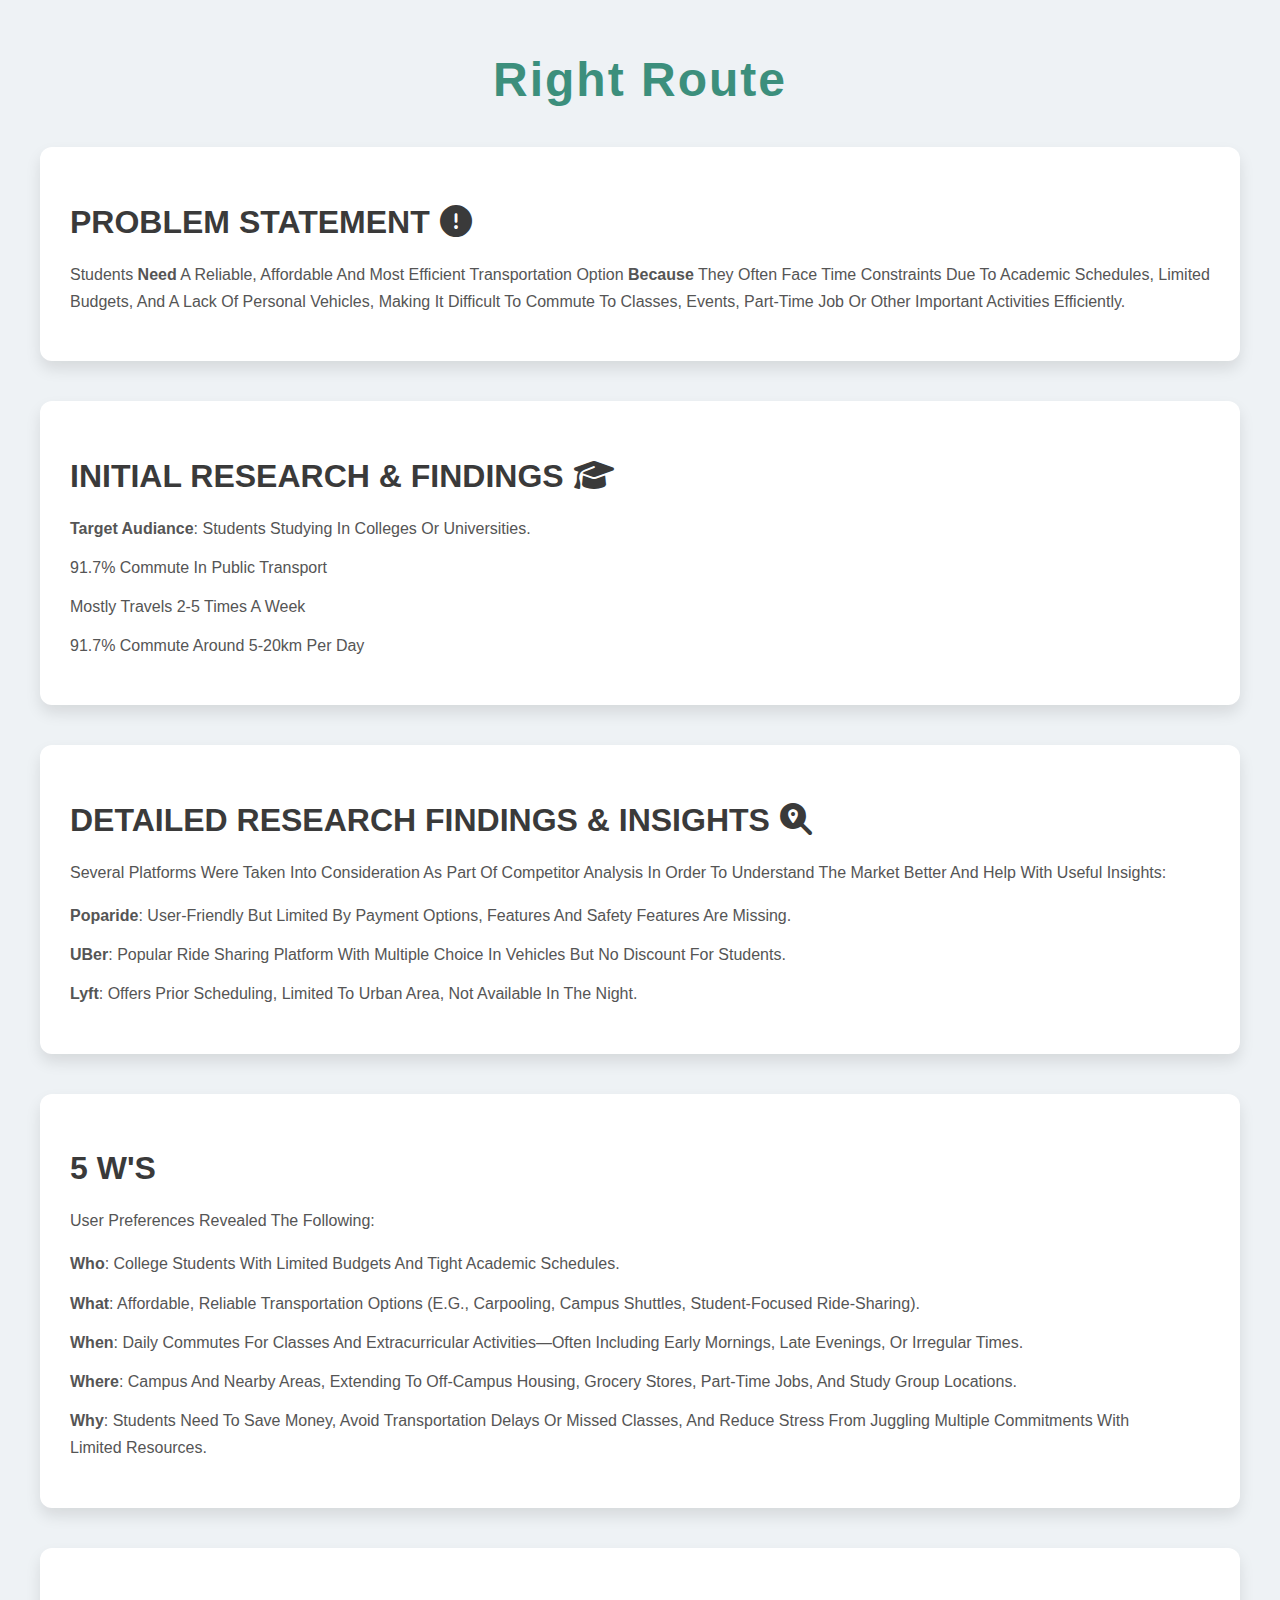
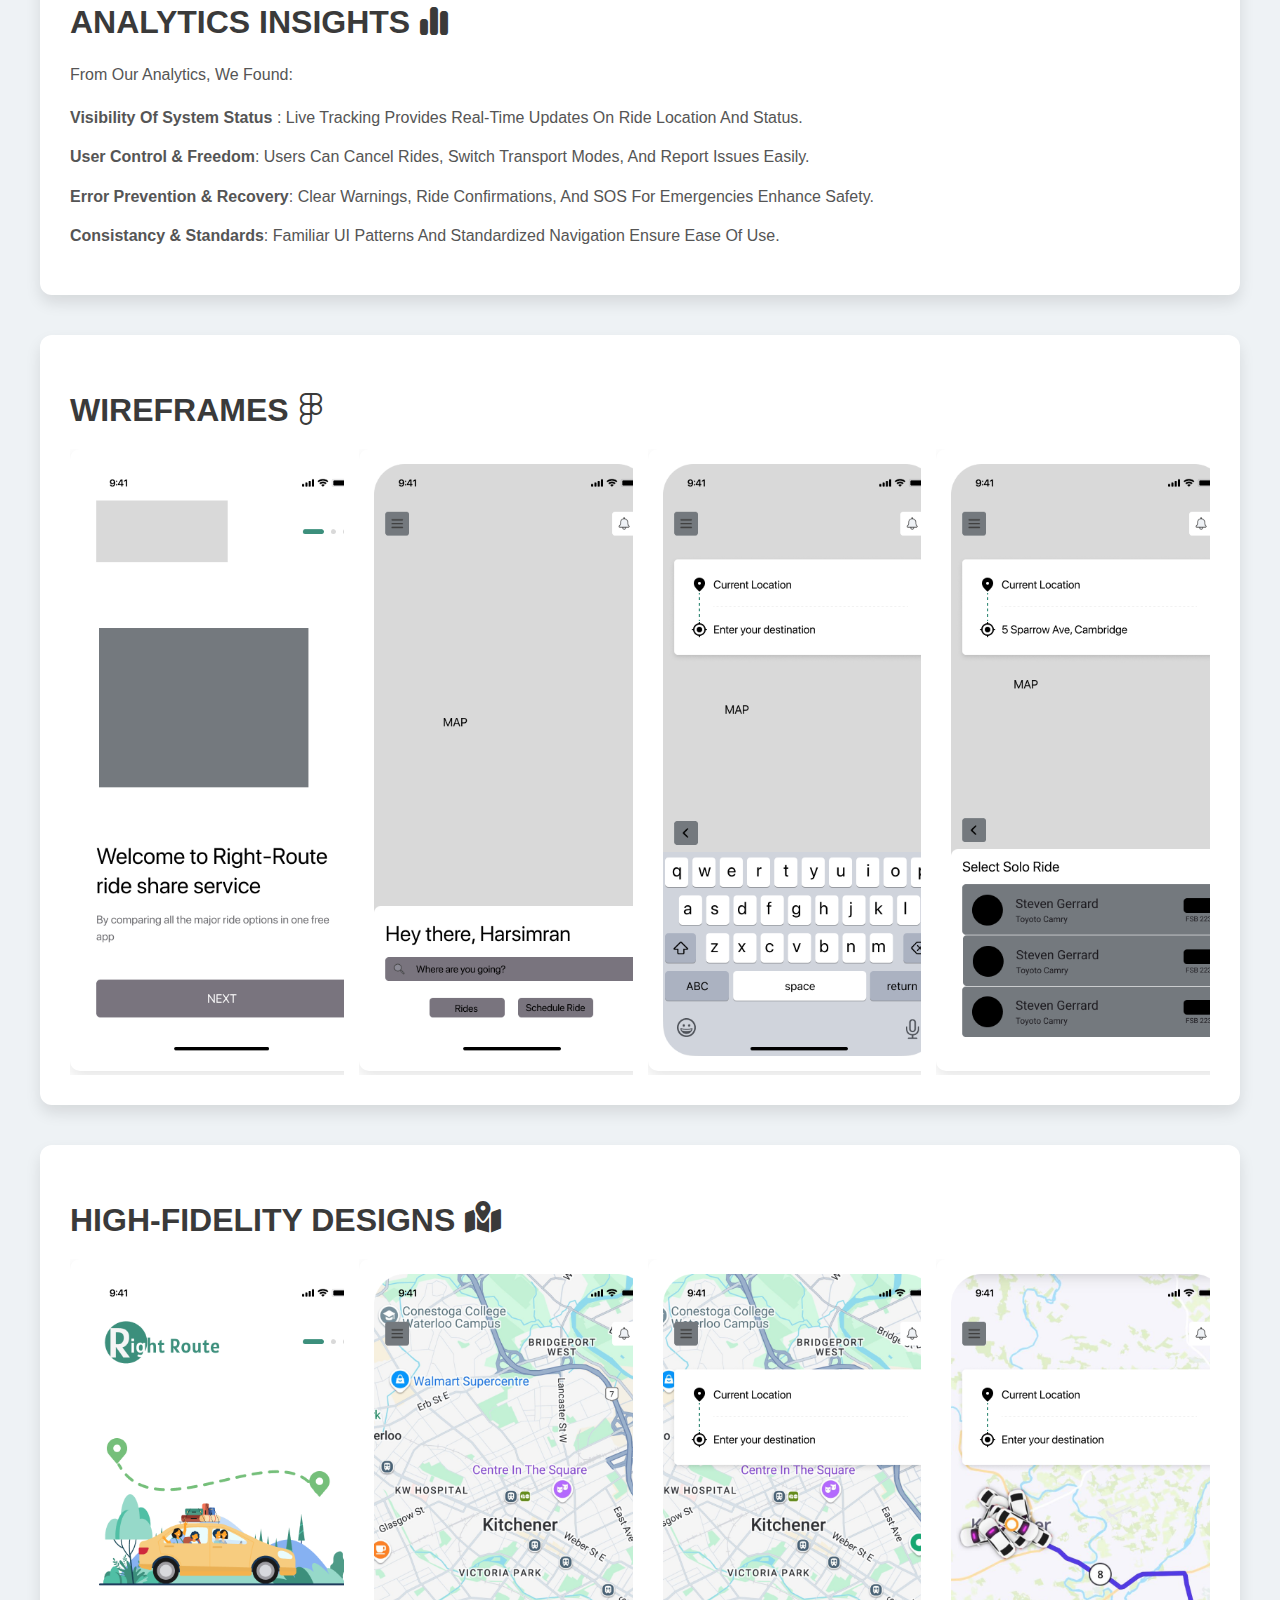
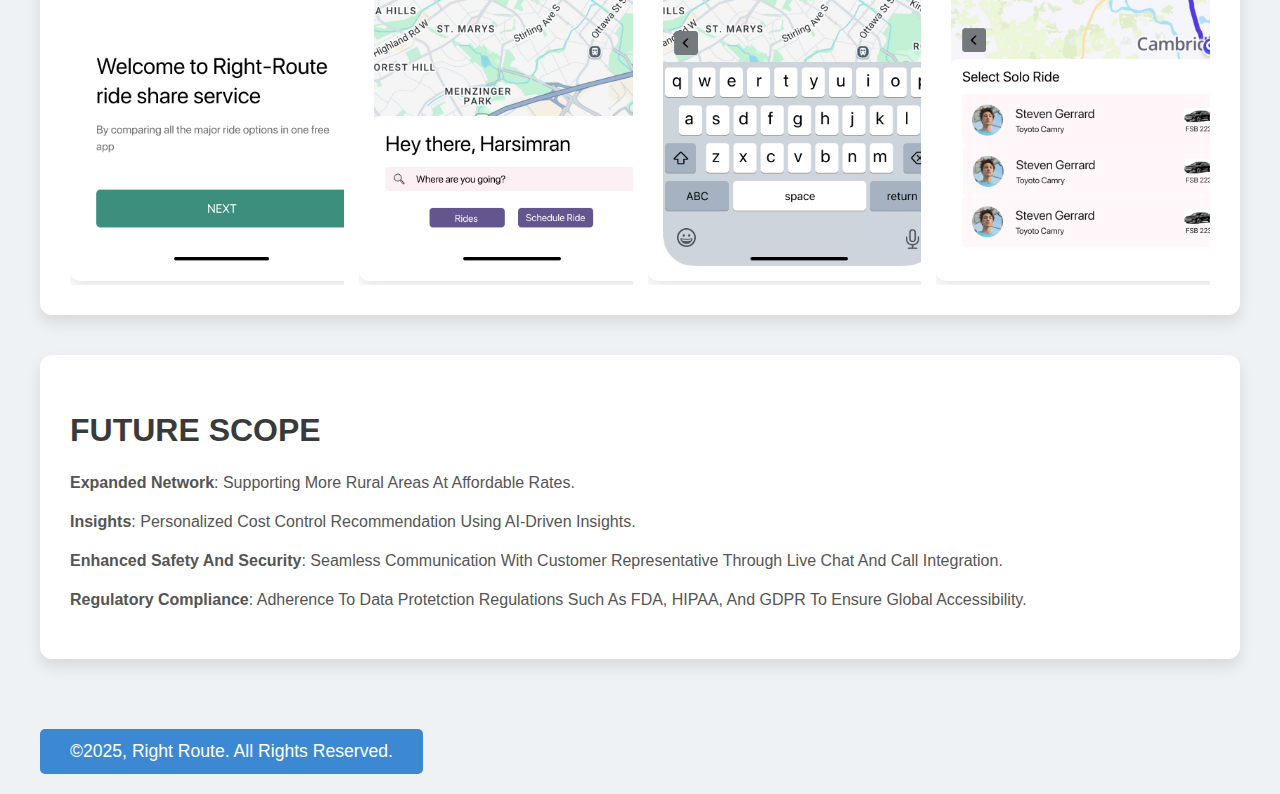
<file: index.html>
<!DOCTYPE html>
<html lang="en">

<head>
    <meta charset="UTF-8">
    <meta name="viewport" content="width=device-width, initial-scale=1.0">
    <title>Right Route</title>
    <link rel="stylesheet" href="style.css">
    <link rel="stylesheet" href="https://cdnjs.cloudflare.com/ajax/libs/font-awesome/6.7.2/css/all.min.css" integrity="sha512-Evv84Mr4kqVGRNSgIGL/F/aIDqQb7xQ2vcrdIwxfjThSH8CSR7PBEakCr51Ck+w+/U6swU2Im1vVX0SVk9ABhg==" crossorigin="anonymous" referrerpolicy="no-referrer" />
</head>

<body>

    <div class="container">
        <header>
            <h1>right Route</h1>
        </header>

        <!-- Problem Statement -->
        <section class="section">
            <h2>Problem Statement<i class="fa-solid fa-circle-exclamation" style="padding-left: 10px;"></i></h2>
            <p>
                Students <strong>need</strong> a reliable, affordable and most efficient transportation option <strong>because</strong> they often face time constraints due to academic schedules,
                limited budgets, and a lack of personal vehicles, making it difficult to commute to classes, events, part-time job or other important activities efficiently.
            </p>
        </section>

        <!-- Initial Research & Findings -->
        <section class="section">
            <h2>Initial Research & Findings<i class="fa-solid fa-graduation-cap" style="padding-left: 10px;"></i></h2>
            <ul>
                <li><strong>Target Audiance</strong>: Students studying in colleges or universities.</li>
                <li>91.7% commute in public transport</li>
                <li>Mostly travels 2-5 times a week </li>
                <li>91.7% commute around 5-20km per day </li>
            </ul>
        </section>

        <!-- Detailed Research Findings & Insights-->
        <section class="section">
            <h2>Detailed Research Findings & Insights<i class="fa-solid fa-magnifying-glass-location" style="padding-left: 10px;"></i></h2>
            <p>Several platforms were taken into consideration as part of competitor analysis in order to understand 
                the market better and help with useful insights:</p>
            <ul>
                <li><strong>Poparide</strong>: User-friendly but limited by payment options, features and safety features are missing.</li>
                <li><strong>UBer</strong>: Popular ride sharing platform with multiple choice in vehicles but no discount for students.</li>
                <li><strong>Lyft</strong>: Offers prior scheduling, limited to urban area, not available in the night.</li>
            </ul>
        </section>

        <!-- Survey Findings  -->
        <section class="section">
            <h2>5 W's</h2>
            <p>User preferences revealed the following:</p>
            <ul>
                <li><strong>Who</strong>: College students with limited budgets and tight academic schedules.</li>
                <li><strong>What</strong>: Affordable, reliable transportation options (e.g., carpooling, campus shuttles, student-focused ride-sharing).</li>
                <li><strong>when</strong>: Daily commutes for classes and extracurricular activities—often including early mornings, late evenings, or irregular times.</li>
                <li><strong>where</strong>: Campus and nearby areas, extending to off-campus housing, grocery stores, part-time jobs, and study group locations.</li>
                <li><strong>why</strong>: Students need to save money, avoid transportation delays or missed classes, and reduce stress from juggling multiple commitments with limited resources.</li>
            </ul>
        </section>

        <!-- Analytics Insights -->
        <section class="section">
            <h2>Analytics Insights<i class="fa-duotone fa-solid fa-chart-simple" style="padding-left: 10px;"></i></h2>
            <p>From our analytics, we found:</p>
            <ul>
                <li><strong>Visibility of System Status </strong>: Live tracking provides real-time updates on ride location and status.</li>
                <li><strong>user control & freedom</strong>: Users can cancel rides, switch transport modes, and report issues easily.</li>
                <li><strong>error prevention & recovery</strong>: Clear warnings, ride confirmations, and SOS for emergencies enhance safety.</li>
                <li><strong>consistancy & standards</strong>: Familiar UI patterns and standardized navigation ensure ease of use.</li>
            </ul>
            
        </section>

        <!-- Wireframes -->
        <section class="section">
            <h2>Wireframes<i class="fa-brands fa-figma" style="padding-left: 10px;" ></i></h2>
            <div class="grid">
                <figure>
                    <img src="wireframes/onboarding.png" alt="Wireframe 2">
                    <figcaption>
                        <h3>Wireframe 1</h3>
                        <p>welcome screen!</p>
                    </figcaption>
                </figure>

                <figure>
                    <img src="wireframes/homeios.png" alt="Wireframe 3">
                    <figcaption>
                        <h3>Wireframe 2</h3>
                        <p>home</p>
                    </figcaption>
                </figure>

                <figure>
                    <img src="wireframes/searchdestinaton.png" alt="Wireframe 4">
                    <figcaption>
                        <h3>Wireframe 3</h3>
                        <p>book ride & enter location </p>
                    </figcaption>
                </figure>

                <figure>
                    <img src="wireframes/selectride.png" alt="Wireframe 5">
                    <figcaption>
                        <h3>Wireframe 4</h3>
                        <p>choose multiple time option</p>
                    </figcaption>
                </figure>
            </div>
        </section>

        <!-- High-Fidelity Designs -->
        <section class="section">
            <h2>High-Fidelity Designs<i class="fa-solid fa-map-location-dot" style="padding-left: 10px; position: relative; top: -2px;" ></i></h2>
            <div class="grid-6">
                <figure>
                    <img src="high fidelty design/onboarding.png" alt="High Fidelity 1">
                    <figcaption>
                        <h3>onboarding</h3>
                        
                    </figcaption>
                </figure>

                <figure>
                    <img src="high fidelty design/homeios.png" alt="High Fidelity 2">
                    <figcaption>
                        <h3>My profile</h3>
                        
                    </figcaption>
                </figure>

                <figure>
                    <img src="high fidelty design/searchdestinaton.png" alt="High Fidelity 3">
                    <figcaption>
                        <h3>New entry</h3>
                       
                    </figcaption>
                </figure>

                <figure>
                    <img src="high fidelty design/selectride.png" alt="High Fidelity 4">
                    <figcaption>
                        <h3>Selct Ride</h3>
                    </figcaption>
                </figure>
            </div>
        </section>
        <!-- Future Scope -->
        <section class="section">
            <h2>Future Scope</h2>
            <ul>
                <li><strong>Expanded network</strong>: Supporting more rural areas at affordable rates.</li>
                <li><strong>Insights</strong>: Personalized cost control recommendation using AI-driven insights.</li>
                <li><strong>Enhanced Safety and Security</strong>: Seamless communication with Customer representative through
                    Live chat and call integration.</li>
                <li><strong>Regulatory Compliance</strong>: Adherence to data protetction regulations such as FDA, HIPAA, and
                    GDPR to ensure global accessibility.</li>
            </ul>
        </section>

        <footer>
            <a href="#" class="btn">&copy;2025, Right Route. All rights reserved.</a>
        </footer>
    </div>

</body>

</html>
</file>
<file: style.css>
/* General Style */
* {
    text-transform: capitalize;
}

body {
    font-family: 'Segoe UI', Tahoma, Geneva, Verdana, sans-serif;
    margin: 0;
    padding: 0;
    background-color: #eef2f5;
    color: #333;
    
}

.container {
    max-width: 1200px;
    margin: 0 auto;
    padding: 20px;
}

header {
    text-align: center;
    margin-bottom: 40px;
}

h1 {
    font-size: 3rem;
    color: #3C8F7C;
    letter-spacing: 2px;
    font-weight: 600;
    /* font-family: ; */
}

h2 {
    font-size: 2rem;
    color: #3a3a3a;
    margin-bottom: 20px;
    text-transform: uppercase;
}

p, ul {
    font-size: 1rem;
    line-height: 1.7;
    color: #555;
}

/* Section Styling */
.section {
    background-color: #fff;
    padding: 30px;
    margin-bottom: 40px;
    border-radius: 12px;
    box-shadow: 0 8px 15px rgba(0, 0, 0, 0.1);
}
.section img {
    padding: 15px;
}

ul {
    list-style: none;
    padding-left: 0;
}

ul li {
    margin-bottom: 12px;
}

.grid, .grid-6 {
    display: grid;
    gap: 15px;
}

.grid {
    grid-template-columns: repeat(4, 1fr);
}

.grid-6 {
    grid-template-columns: repeat(4, 1fr);
}


figure {
    position: relative;
    margin: 0;
    overflow: hidden; 
}

figcaption {
    position: absolute;
    bottom: 0;
    left: 0;
    right: 0;
    background-color: rgba(0, 0, 0, 0.7);
    color: white;
    padding: 15px;
    opacity: 0;
    transform: translateY(100%);
    transition: opacity 0.4s ease, transform 0.4s ease;
}

figcaption h3 {
    font-size: 1.3rem;
    margin-bottom: 10px;
}

figcaption p {
    font-size: 1rem;
    color: #ddd;
}


.grid img, 
.grid-6 img {
    width: 100%;
    border-radius: 10px;
    box-shadow: 0 6px 15px rgba(0, 0, 0, 0.1);
    transition: transform 0.3s ease;
}

.grid figure:hover img, 
.grid-6 figure:hover img {
    transform: scale(1.1); /
}

.grid figure:hover figcaption, 
.grid-6 figure:hover figcaption {
    opacity: 1; 
    transform: translateY(0); 
}

/* Button Style */
.btn {
    display: inline-block;
    background-color: #3c88d2;
    color: #fff;
    padding: 12px 30px;
    font-size: 1.1rem;
    text-decoration: none;
    border-radius: 5px;
    text-align: center;
    margin-top: 30px;
    transition: background-color 0.3s ease, transform 0.3s ease;
}

.btn:hover {
    background-color: #2873a3;
    transform: translateY(-3px);
}

/* Responsive Style */
@media (max-width: 768px) {
    .grid {
        grid-template-columns: repeat(2, 1fr);
    }

    .grid-6 {
        grid-template-columns: repeat(3, 1fr);
    }

    h1 {
        font-size: 2.5rem;
    }

    h2 {
        font-size: 1.8rem;
    }

    .section {
        padding: 20px;
    }
}

@media (max-width: 480px) {
    .grid {
        grid-template-columns: 1fr;
    }

    .grid-6 {
        grid-template-columns: 1fr;
    }

    h1 {
        font-size: 2rem;
    }

    h2 {
        font-size: 1.5rem;
    }

    .section {
        padding: 15px;
    }
}
</file>
